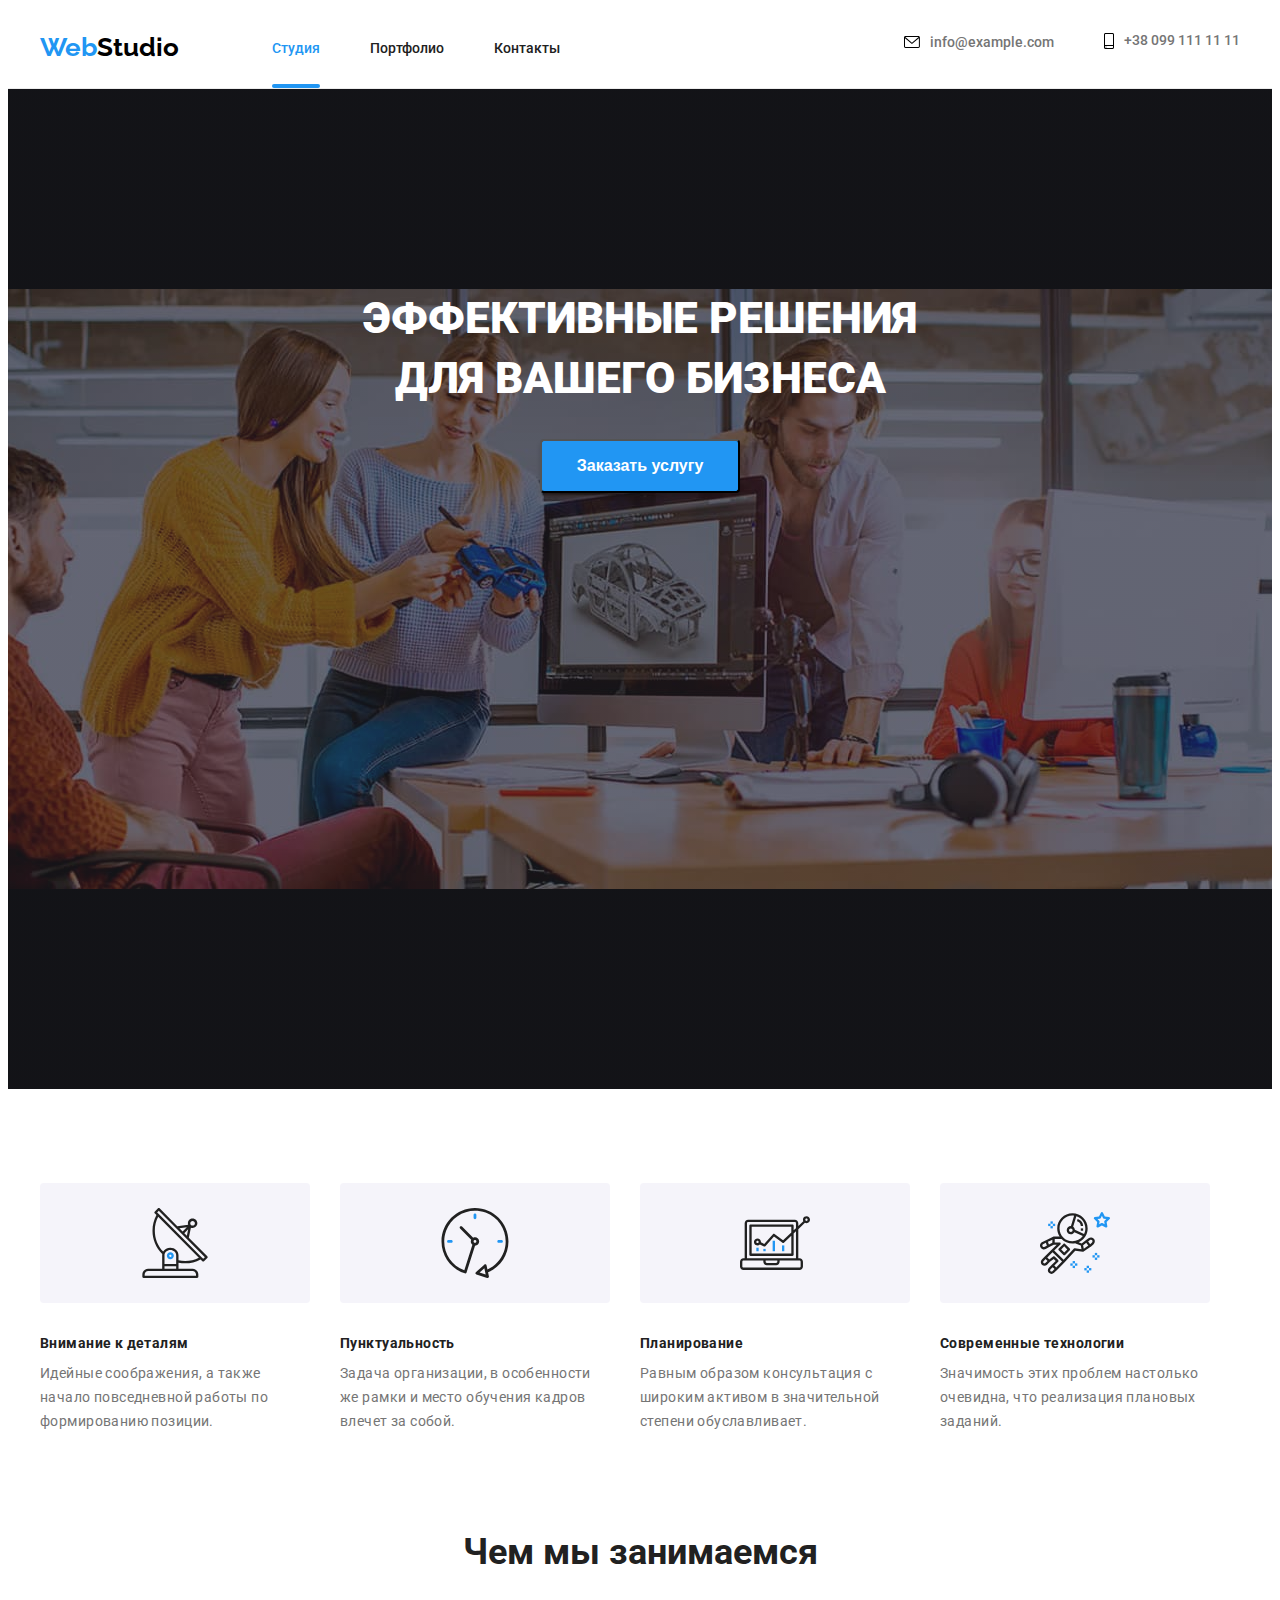
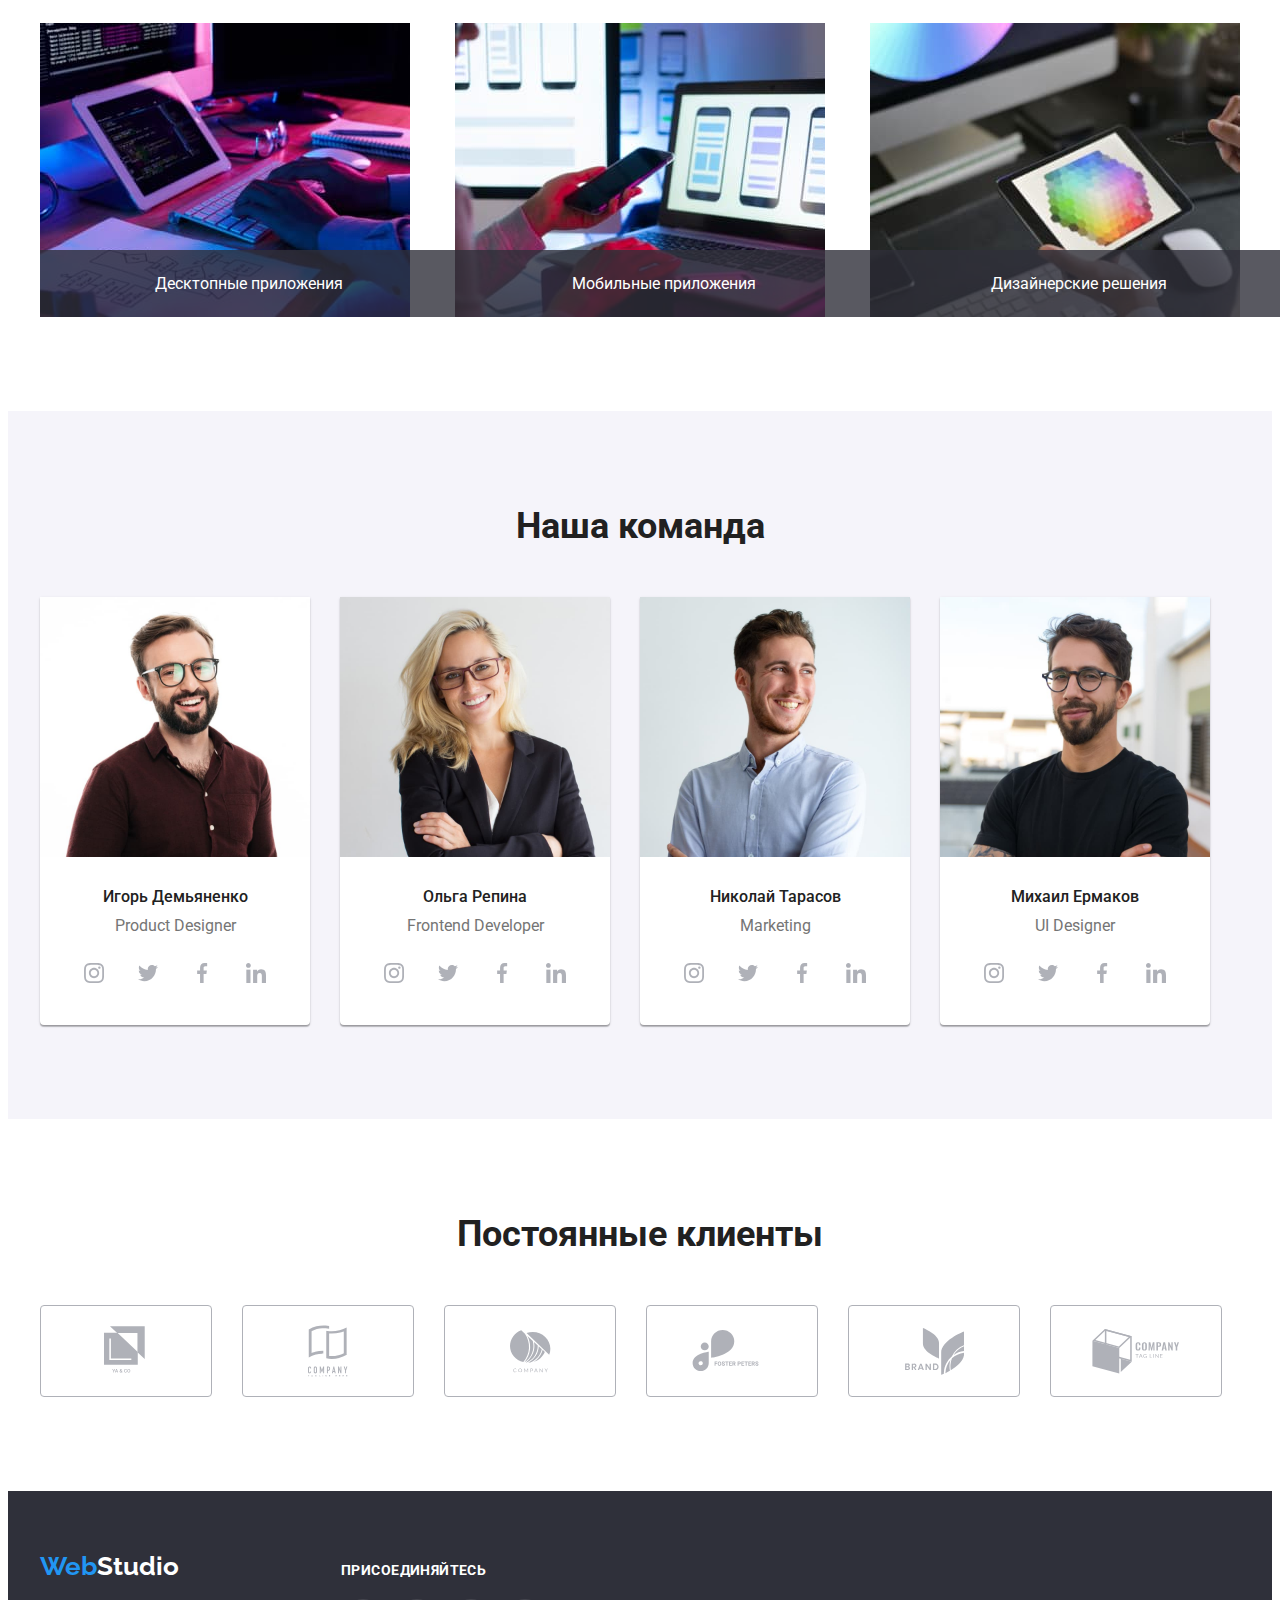
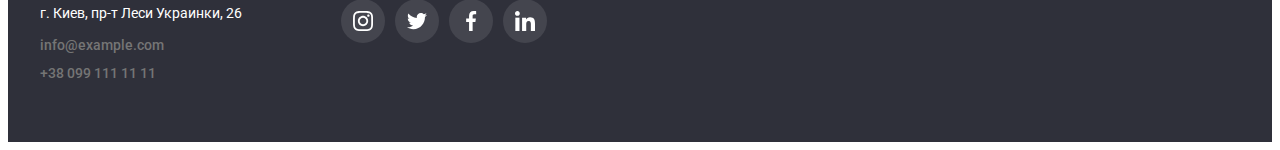
<file: index.html>
<!DOCTYPE html>
<html lang="ru">
  <head>
    <meta charset="UTF-8" />
    <meta name="viewport" content="width=device-width, initial-scale=1.0" />
    <title>Студия</title>
    <link rel="preconnect" href="https://fonts.gstatic.com" />
    <link
      href="https://fonts.googleapis.com/css2?family=Raleway:wght@700&family=Roboto:wght@400;500;700;900&display=swap"
      rel="stylesheet"
    />
    <link
      rel="stylesheet"
      href="https://cdnjs.cloudflare.com/ajax/libs/modern-normalize/1.0.0/modern-normalize.css"
      integrity="sha512-Zx6MlUMKSVJoQ+83OwhdILe8cSEsCzfqThJd7J/VA2UrK6Ctj85p+xzqfyuNXE5B1k25uUdmJ2OzItbBy9GHAQ=="
      crossorigin="anonymous"
    />
    <link rel="stylesheet" href="./css/style.css" />
  </head>
  <body class="page">
    <!--header-->
    <header class="header">
      <div class="container">
        <nav class="site-nav">
          <a href="index.html" class="logo"><span>Web</span>Studio</a>
          <ul class="site-nav-list">
            <li class="site-nav-link">
              <a href="./index.html" class="studio menu-link current">Студия</a>
            </li>
            <li class="site-nav-link">
              <a href="portfolio.html" class="portfolio-link menu-link"
                >Портфолио</a
              >
            </li>
            <li class="site-nav-link">
              <a href="" class="contacts-link menu-link">Контакты</a>
            </li>
          </ul>
        </nav>
        <ul class="addres-list">
          <li class="addres-list-item">
            <a class="mail" href="mailto:info@example.com">
              <svg class="header-icon envelope" width="16px" height="12px">
                <use href="./images/sprite.svg#icon-envelope"></use>
              </svg>
              info@example.com</a
            >
          </li>
          <li class="addres-list-item">
            <a class="tel" href="tel:+380991111111">
              <svg class="header-icon tel" width="10px" height="16px">
                <use href="./images/sprite.svg#icon-smartphone"></use></svg
              >+38 099 111 11 11</a
            >
          </li>
        </ul>
      </div>
    </header>

    <!--main-->
    <main>
      <!--hero-->
      <section class="hero">
        <div class="container">
          <h1 class="hero-title">
            Эффективные решения<br />
            для вашего бизнеса
          </h1>
          <button type="button" class="button hero-btn" data-modal-open>
            Заказать услугу
          </button>
        </div>
      </section>

      <!--what we do-->
      <section class="feature-section-top">
        <div class="container">
          <ul class="feature-list">
            <li class="feature-list-item icon-antena">
              <b class="feature">Внимание к деталям</b>
              <p class="feature-text">
                Идейные соображения, а также начало повседневной работы по
                формированию позиции.
              </p>
            </li>
            <li class="feature-list-item icon-clock">
              <b class="feature">Пунктуальность</b>
              <p class="feature-text">
                Задача организации, в особенности же рамки и место обучения
                кадров влечет за собой.
              </p>
            </li>
            <li class="feature-list-item icon-diagram">
              <b class="feature">Планирование</b>
              <p class="feature-text">
                Равным образом консультация с широким активом в значительной
                степени обуславливает.
              </p>
            </li>
            <li class="feature-list-item icon-astronaut">
              <b class="feature">Современные технологии</b>
              <p class="feature-text">
                Значимость этих проблем настолько очевидна, что реализация
                плановых заданий.
              </p>
            </li>
          </ul>
        </div>
      </section>

      <section class="feature-section">
        <div class="container">
          <h2 class="what-we-do">Чем мы занимаемся</h2>
          <div class="img-box">
            <div class="img-wrapper">
              <img src="./images/img1.jpg" alt="разработка сайта" width="370" />
              <p class="img-box-text">Десктопные приложения</p>
            </div>
            <div class="img-wrapper">
              <img src="./images/img2.jpg" alt="выбор оформления" width="370" />
              <p class="img-box-text">Мобильные приложения</p>
            </div>
            <div class="img-wrapper">
              <img
                src="./images/img3.jpg"
                alt="выбор цвета на планшете"
                width="370"
              />
              <p class="img-box-text">Дизайнерские решения</p>
            </div>
          </div>
        </div>
      </section>

      <!--our team-->
      <section class="our-team">
        <div class="container">
          <h2 class="our-team-title">Наша команда</h2>
          <ul class="our-team-list">
            <li class="list-item">
              <div class="card">
                <img
                  src="./images/Igor.jpg"
                  alt="Игорь Демьяненко"
                  width="270"
                />
                <h3 class="member-name">Игорь Демьяненко</h3>
                <p class="member-job">Product Designer</p>
                <ul class="social-list">
                  <li class="social-list-item">
                    <a class="social-list-link" href="">
                      <svg class="social-link-icon">
                        <use href="./images/sprite.svg#icon-instagram"></use>
                      </svg>
                    </a>
                  </li>
                  <li class="social-list-item">
                    <a class="social-list-link" href="">
                      <svg class="social-link-icon">
                        <use href="./images/sprite.svg#icon-twitter"></use>
                      </svg>
                    </a>
                  </li>
                  <li class="social-list-item">
                    <a class="social-list-link" href=""
                      ><svg class="social-link-icon">
                        <use href="./images/sprite.svg#icon-facebook"></use>
                      </svg>
                    </a>
                  </li>
                  <li class="social-list-item">
                    <a class="social-list-link" href="">
                      <svg class="social-link-icon">
                        <use href="./images/sprite.svg#icon-linkedin"></use>
                      </svg>
                    </a>
                  </li>
                </ul>
              </div>
            </li>

            <li class="list-item">
              <div class="card">
                <img src="./images/Olga.jpg" alt="Ольга Репина" width="270" />
                <h3 class="member-name">Ольга Репина</h3>
                <p class="member-job">Frontend Developer</p>
                <ul class="social-list">
                  <li class="social-list-item">
                    <a class="social-list-link" href="">
                      <svg class="social-link-icon">
                        <use href="./images/sprite.svg#icon-instagram"></use>
                      </svg>
                    </a>
                  </li>
                  <li class="social-list-item">
                    <a class="social-list-link" href="">
                      <svg class="social-link-icon">
                        <use href="./images/sprite.svg#icon-twitter"></use>
                      </svg>
                    </a>
                  </li>
                  <li class="social-list-item">
                    <a class="social-list-link" href=""
                      ><svg class="social-link-icon">
                        <use href="./images/sprite.svg#icon-facebook"></use>
                      </svg>
                    </a>
                  </li>
                  <li class="social-list-item">
                    <a class="social-list-link" href="">
                      <svg class="social-link-icon">
                        <use href="./images/sprite.svg#icon-linkedin"></use>
                      </svg>
                    </a>
                  </li>
                </ul>
              </div>
            </li>

            <li class="list-item">
              <div class="card">
                <img
                  src="./images/Nikolai.jpg"
                  alt="Николай Тарасов"
                  width="270"
                />
                <h3 class="member-name">Николай Тарасов</h3>
                <p class="member-job">Marketing</p>
                <ul class="social-list">
                  <li class="social-list-item">
                    <a class="social-list-link" href="">
                      <svg class="social-link-icon">
                        <use href="./images/sprite.svg#icon-instagram"></use>
                      </svg>
                    </a>
                  </li>
                  <li class="social-list-item">
                    <a class="social-list-link" href="">
                      <svg class="social-link-icon">
                        <use href="./images/sprite.svg#icon-twitter"></use>
                      </svg>
                    </a>
                  </li>
                  <li class="social-list-item">
                    <a class="social-list-link" href=""
                      ><svg class="social-link-icon">
                        <use href="./images/sprite.svg#icon-facebook"></use>
                      </svg>
                    </a>
                  </li>
                  <li class="social-list-item">
                    <a class="social-list-link" href="">
                      <svg class="social-link-icon">
                        <use href="./images/sprite.svg#icon-linkedin"></use>
                      </svg>
                    </a>
                  </li>
                </ul>
              </div>
            </li>
            <li class="list-item">
              <div class="card">
                <img
                  src="./images/Mikhail.jpg"
                  alt="Михаил Ермаков"
                  width="270"
                />
                <h3 class="member-name">Михаил Ермаков</h3>
                <p class="member-job">UI Designer</p>
                <ul class="social-list">
                  <li class="social-list-item">
                    <a class="social-list-link" href="">
                      <svg class="social-link-icon">
                        <use href="./images/sprite.svg#icon-instagram"></use>
                      </svg>
                    </a>
                  </li>
                  <li class="social-list-item">
                    <a class="social-list-link" href="">
                      <svg class="social-link-icon">
                        <use href="./images/sprite.svg#icon-twitter"></use>
                      </svg>
                    </a>
                  </li>
                  <li class="social-list-item">
                    <a class="social-list-link" href=""
                      ><svg class="social-link-icon">
                        <use href="./images/sprite.svg#icon-facebook"></use>
                      </svg>
                    </a>
                  </li>
                  <li class="social-list-item">
                    <a class="social-list-link" href="">
                      <svg class="social-link-icon">
                        <use href="./images/sprite.svg#icon-linkedin"></use>
                      </svg>
                    </a>
                  </li>
                </ul>
              </div>
            </li>
          </ul>
        </div>
      </section>

      <!-- our clients -->
      <section class="our-clients">
        <div class="container">
          <h2 class="our-clients-title">Постоянные клиенты</h2>
          <ul class="our-clients-list">
            <li class="our-clients-item">
              <a class="our-clients-link" href="">
                <svg class="our-client-icon logo1" width="45" height="50">
                  <use href="./images/sprite.svg#icon-logo-1"></use>
                </svg>
              </a>
            </li>
            <li class="our-clients-item">
              <a class="our-clients-link" href="">
                <svg class="our-client-icon logo2" width="40" height="52">
                  <use href="./images/sprite.svg#icon-logo-2"></use>
                </svg>
              </a>
            </li>
            <li class="our-clients-item">
              <a class="our-clients-link" href="">
                <svg class="our-client-icon logo3" width="41" height="43">
                  <use href="./images/sprite.svg#icon-logo-3"></use>
                </svg>
              </a>
            </li>
            <li class="our-clients-item">
              <a class="our-clients-link" href="">
                <svg class="our-client-icon logo4" width="80" height="42">
                  <use href="./images/sprite.svg#icon-logo-4"></use>
                </svg>
              </a>
            </li>
            <li class="our-clients-item">
              <a class="our-clients-link" href="">
                <svg class="our-client-icon logo5" width="59" height="47">
                  <use href="./images/sprite.svg#icon-logo-5"></use>
                </svg>
              </a>
            </li>
            <li class="our-clients-item">
              <a class="our-clients-link" href="">
                <svg class="our-client-icon logo6" width="88" height="45">
                  <use href="./images/sprite.svg#icon-logo-6"></use>
                </svg>
              </a>
            </li>
          </ul>
        </div>
      </section>
    </main>

    <!--footer-->
    <footer class="footer">
      <div class="container">
        <div class="left-side">
          <a href="index.html" class="logo"><span>Web</span>Studio</a>
          <ul class="addres-list">
            <li class="direction">г. Киев, пр-т Леси Украинки, 26</li>
            <li><a href="mailto:info@example.com">info@example.com</a></li>
            <li><a href="tel:+380991111111">+38 099 111 11 11</a></li>
          </ul>
        </div>
        <div class="right-side">
          <b class="join-us">присоединяйтесь</b>
          <ul class="social-list bottom">
            <li class="social-list-item bottom">
              <a class="social-list-link bottom" href="">
                <svg class="social-link-icon bottom">
                  <use href="./images/sprite.svg#icon-instagram"></use>
                </svg>
              </a>
            </li>
            <li class="social-list-item bottom">
              <a class="social-list-link bottom" href="">
                <svg class="social-link-icon bottom">
                  <use href="./images/sprite.svg#icon-twitter"></use>
                </svg>
              </a>
            </li>
            <li class="social-list-item bottom">
              <a class="social-list-link bottom" href=""
                ><svg class="social-link-icon bottom">
                  <use href="./images/sprite.svg#icon-facebook"></use>
                </svg>
              </a>
            </li>
            <li class="social-list-item bottom">
              <a class="social-list-link bottom" href="">
                <svg class="social-link-icon bottom">
                  <use href="./images/sprite.svg#icon-linkedin"></use>
                </svg>
              </a>
            </li>
          </ul>
        </div>
      </div>
    </footer>

    <div class="backdrop is-hidden" data-modal>
      <div class="modal">
        <button type="button" class="close-btn" data-modal-close>
          <svg class="close-icon" width="18" height="18">
            <use href="./images/sprite.svg#icon-close-black"></use>
          </svg>
        </button>
      </div>
    </div>

    <script src="./js/modal.js"></script>
  </body>
</html>
</file>
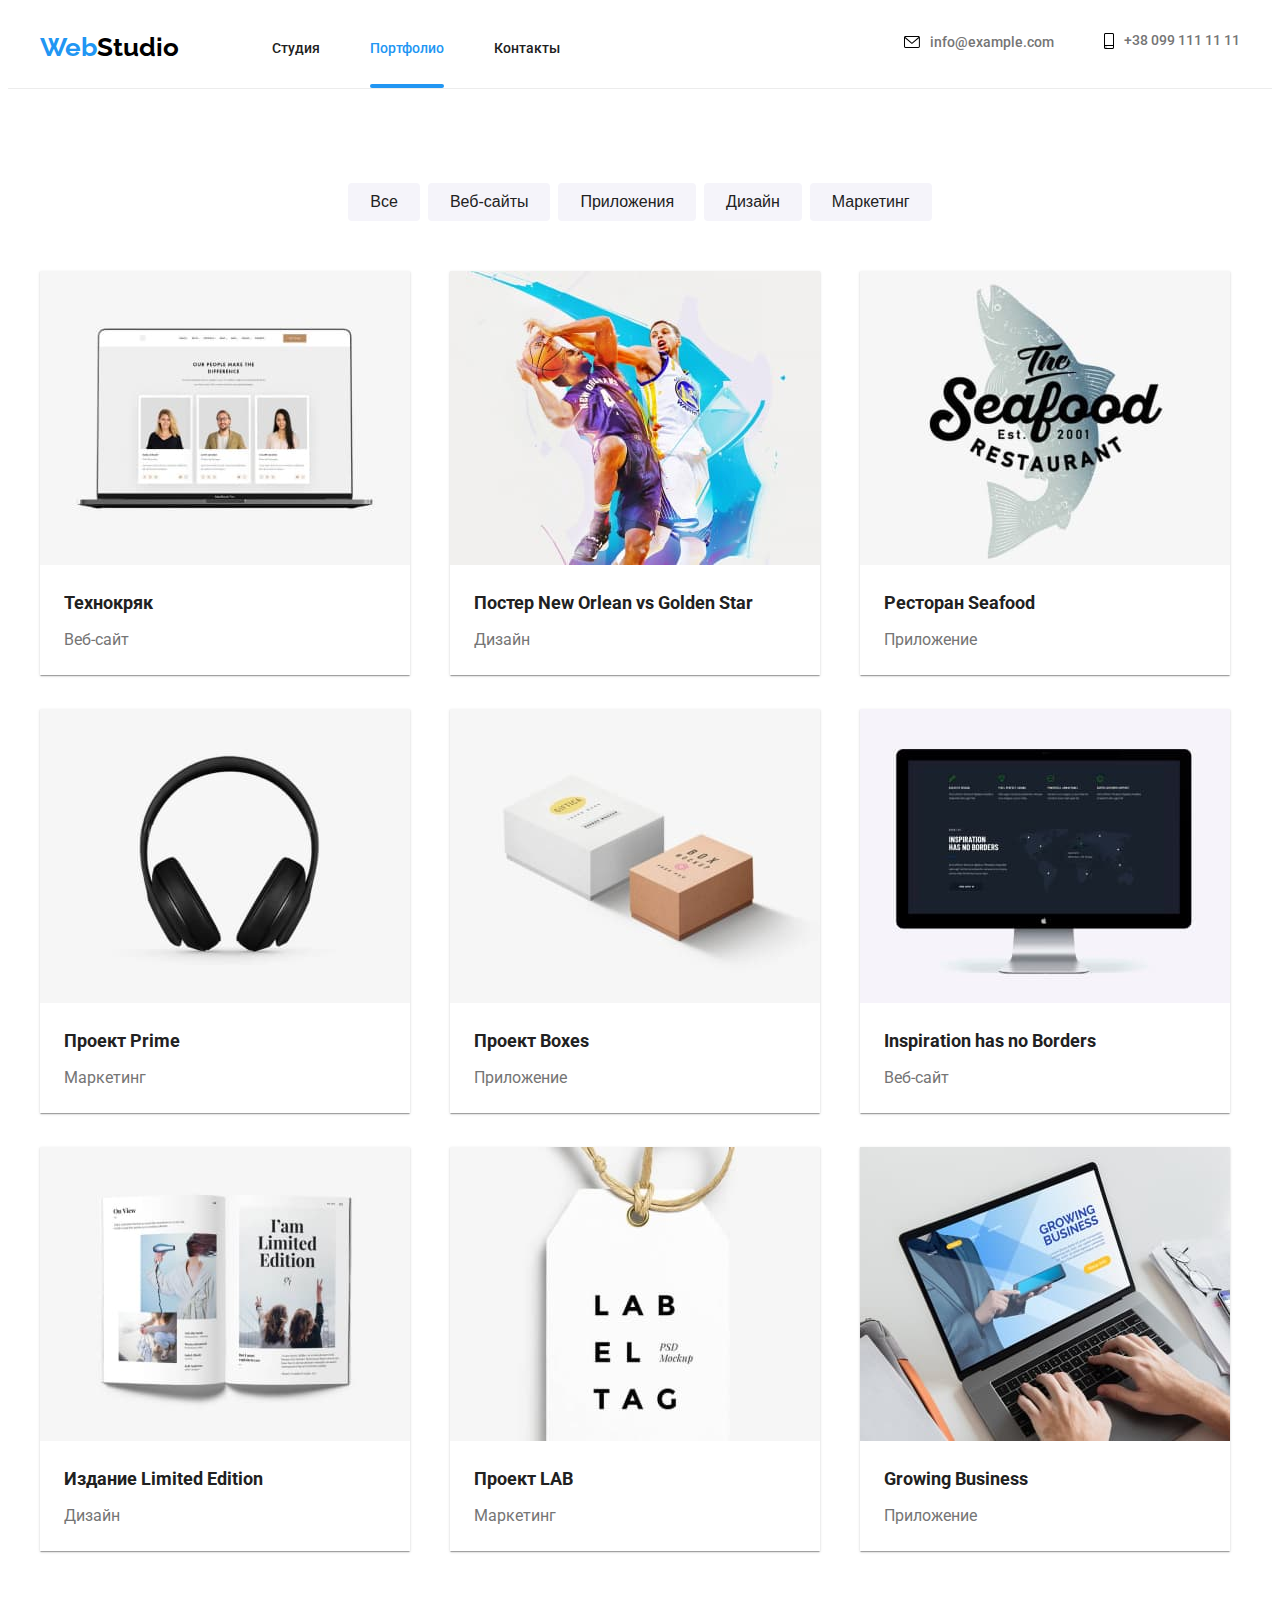
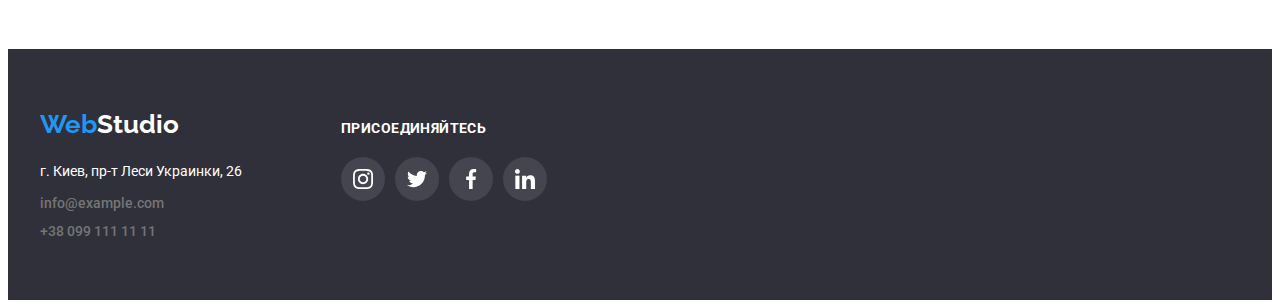
<file: portfolio.html>
<!DOCTYPE html>
<html lang="ru">
  <head>
    <meta charset="UTF-8" />
    <meta name="viewport" content="width=device-width, initial-scale=1.0" />
    <title>Портфолио</title>
    <link rel="preconnect" href="https://fonts.gstatic.com" />
    <link
      href="https://fonts.googleapis.com/css2?family=Raleway:wght@700&family=Roboto:wght@400;500;700;900&display=swap"
      rel="stylesheet"
    />
    <link
      rel="stylesheet"
      href="https://cdnjs.cloudflare.com/ajax/libs/modern-normalize/1.0.0/modern-normalize.css"
      integrity="sha512-Zx6MlUMKSVJoQ+83OwhdILe8cSEsCzfqThJd7J/VA2UrK6Ctj85p+xzqfyuNXE5B1k25uUdmJ2OzItbBy9GHAQ=="
      crossorigin="anonymous"
    />
    <link rel="stylesheet" href="./css/style.css" />
  </head>
  <body>
    <!--header-->
    <header class="header">
      <div class="container">
        <nav class="site-nav">
          <a href="index.html" class="logo"><span>Web</span>Studio</a>
          <ul class="site-nav-list">
            <li class="site-nav-link">
              <a href="./index.html" class="studio menu-link">Студия</a>
            </li>
            <li class="site-nav-link">
              <a href="portfolio.html" class="portfolio-link menu-link current"
                >Портфолио</a
              >
            </li>
            <li class="site-nav-link">
              <a href="" class="contacts-link menu-link">Контакты</a>
            </li>
          </ul>
        </nav>
        <ul class="addres-list">
          <li class="addres-list-item">
            <a class="mail" href="mailto:info@example.com">
              <svg class="header-icon envelope" width="16px" height="12px">
                <use href="./images/sprite.svg#icon-envelope"></use>
              </svg>
              info@example.com</a
            >
          </li>
          <li class="addres-list-item">
            <a class="tel" href="tel:+380991111111">
              <svg class="header-icon tel" width="10px" height="16px">
                <use href="./images/sprite.svg#icon-smartphone"></use></svg
              >+38 099 111 11 11</a
            >
          </li>
        </ul>
      </div>
    </header>

    <!-- main -->
    <main>
      <section class="portfolio">
        <div class="container">
          <h2 class="portfolio-title">Портфолио</h2>
          <ul class="parts-list">
            <li class="parts-item">
              <button type="button" class="button portfolio-btn">Все</button>
            </li>
            <li class="parts-item">
              <button type="button" class="button portfolio-btn">
                Веб-сайты
              </button>
            </li>
            <li class="parts-item">
              <button type="button" class="button portfolio-btn">
                Приложения
              </button>
            </li>
            <li class="parts-item">
              <button type="button" class="button portfolio-btn">Дизайн</button>
            </li>
            <li class="parts-item">
              <button type="button" class="button portfolio-btn">
                Маркетинг
              </button>
            </li>
          </ul>

          <ul class="projects-list">
            <li class="project-item">
              <a href="" class="project-card-link">
                <div class="project-card-img-wrapper">
                  <img
                    src="./images/project1.jpg"
                    alt=""
                    width="370"
                    height="294"
                  />
                  <p class="overlay">
                    Технокряк это современная площадка распространения
                    коронавируса. Компании используют эту платформу для
                    цифрового шпионажа и атак на защищённые сервера конкурентов.
                  </p>
                </div>

                <div class="project-content">
                  <h3 class="name-project">Технокряк</h3>
                  <p class="type-project">Веб-сайт</p>
                </div>
              </a>
            </li>

            <li class="project-item">
              <a href="" class="project-card-link">
                <div class="project-card-img-wrapper">
                  <img
                    src="./images/project2.jpg"
                    alt=""
                    width="370"
                    height="294"
                  />
                  <p class="overlay">
                    Технокряк это современная площадка распространения
                    коронавируса. Компании используют эту платформу для
                    цифрового шпионажа и атак на защищённые сервера конкурентов.
                  </p>
                </div>
                <div class="project-content">
                  <h3 class="name-project">Постер New Orlean vs Golden Star</h3>
                  <p class="type-project">Дизайн</p>
                </div>
              </a>
            </li>

            <li class="project-item">
              <a href="" class="project-card-link">
                <div class="project-card-img-wrapper">
                  <img
                    src="./images/project3.jpg"
                    alt=""
                    width="370"
                    height="294"
                  />
                  <p class="overlay">
                    Технокряк это современная площадка распространения
                    коронавируса. Компании используют эту платформу для
                    цифрового шпионажа и атак на защищённые сервера конкурентов.
                  </p>
                </div>
                <div class="project-content">
                  <h3 class="name-project">Ресторан Seafood</h3>
                  <p class="type-project">Приложение</p>
                </div>
              </a>
            </li>

            <li class="project-item">
              <a href="" class="project-card-link">
                <div class="project-card-img-wrapper">
                  <img
                    src="./images/project4.jpg"
                    alt=""
                    width="370"
                    height="294"
                  />
                  <p class="overlay">
                    Технокряк это современная площадка распространения
                    коронавируса. Компании используют эту платформу для
                    цифрового шпионажа и атак на защищённые сервера конкурентов.
                  </p>
                </div>

                <div class="project-content">
                  <h3 class="name-project">Проект Prime</h3>
                  <p class="type-project">Маркетинг</p>
                </div>
              </a>
            </li>

            <li class="project-item">
              <a href="" class="project-card-link">
                <div class="project-card-img-wrapper">
                  <img
                    src="./images/project5.jpg"
                    alt=""
                    width="370"
                    height="294"
                  />
                  <p class="overlay">
                    Технокряк это современная площадка распространения
                    коронавируса. Компании используют эту платформу для
                    цифрового шпионажа и атак на защищённые сервера конкурентов.
                  </p>
                </div>
                <div class="project-content">
                  <h3 class="name-project">Проект Boxes</h3>
                  <p class="type-project">Приложение</p>
                </div>
              </a>
            </li>

            <li class="project-item">
              <a href="" class="project-card-link">
                <div class="project-card-img-wrapper">
                  <img
                    src="./images/project6.jpg"
                    alt=""
                    width="370"
                    height="294"
                  />
                  <p class="overlay">
                    Технокряк это современная площадка распространения
                    коронавируса. Компании используют эту платформу для
                    цифрового шпионажа и атак на защищённые сервера конкурентов.
                  </p>
                </div>
                <div class="project-content">
                  <h3 class="name-project">Inspiration has no Borders</h3>
                  <p class="type-project">Веб-сайт</p>
                </div>
              </a>
            </li>

            <li class="project-item">
              <a href="" class="project-card-link">
                <div class="project-card-img-wrapper">
                  <img
                    src="./images/project7.jpg"
                    alt=""
                    width="370"
                    height="294"
                  />
                  <p class="overlay">
                    Технокряк это современная площадка распространения
                    коронавируса. Компании используют эту платформу для
                    цифрового шпионажа и атак на защищённые сервера конкурентов.
                  </p>
                </div>
                <div class="project-content">
                  <h3 class="name-project">Издание Limited Edition</h3>
                  <p class="type-project">Дизайн</p>
                </div>
              </a>
            </li>

            <li class="project-item">
              <a href="" class="project-card-link">
                <div class="project-card-img-wrapper">
                  <img
                    src="./images/project8.jpg"
                    alt=""
                    width="370"
                    height="294"
                  />
                  <p class="overlay">
                    Технокряк это современная площадка распространения
                    коронавируса. Компании используют эту платформу для
                    цифрового шпионажа и атак на защищённые сервера конкурентов.
                  </p>
                </div>
                <div class="project-content">
                  <h3 class="name-project">Проект LAB</h3>
                  <p class="type-project">Маркетинг</p>
                </div>
              </a>
            </li>

            <li class="project-item">
              <a href="" class="project-card-link">
                <div class="project-card-img-wrapper">
                  <img
                    src="./images/project9.jpg"
                    alt=""
                    width="370"
                    height="294"
                  />
                  <p class="overlay">
                    Технокряк это современная площадка распространения
                    коронавируса. Компании используют эту платформу для
                    цифрового шпионажа и атак на защищённые сервера конкурентов.
                  </p>
                </div>
                <div class="project-content">
                  <h3 class="name-project">Growing Business</h3>
                  <p class="type-project">Приложение</p>
                </div>
              </a>
            </li>
          </ul>
        </div>
      </section>
    </main>
    <!--footer-->
    <footer class="footer">
      <div class="container">
        <div class="left-side">
          <a href="index.html" class="logo"><span>Web</span>Studio</a>
          <ul class="addres-list">
            <li class="direction">г. Киев, пр-т Леси Украинки, 26</li>
            <li><a href="mailto:info@example.com">info@example.com</a></li>
            <li><a href="tel:+380991111111">+38 099 111 11 11</a></li>
          </ul>
        </div>
        <div class="right-side">
          <b class="join-us">присоединяйтесь</b>
          <ul class="social-list bottom">
            <li class="social-list-item bottom">
              <a class="social-list-link bottom" href="">
                <svg class="social-link-icon bottom">
                  <use href="./images/sprite.svg#icon-instagram"></use>
                </svg>
              </a>
            </li>
            <li class="social-list-item bottom">
              <a class="social-list-link bottom" href="">
                <svg class="social-link-icon bottom">
                  <use href="./images/sprite.svg#icon-twitter"></use>
                </svg>
              </a>
            </li>
            <li class="social-list-item bottom">
              <a class="social-list-link bottom" href=""
                ><svg class="social-link-icon bottom">
                  <use href="./images/sprite.svg#icon-facebook"></use>
                </svg>
              </a>
            </li>
            <li class="social-list-item bottom">
              <a class="social-list-link bottom" href="">
                <svg class="social-link-icon bottom">
                  <use href="./images/sprite.svg#icon-linkedin"></use>
                </svg>
              </a>
            </li>
          </ul>
        </div>
      </div>
    </footer>
  </body>
</html>
</file>
<file: css/style.css>
:root {
  --primary-text-color: #757575;
  --title-text-color: #212121;
  --accent-color: #2196f3;
  --white-color: #ffffff;
  --projects-list-gap: 30px;
}

ul,
ol {
  list-style: none;
  margin: 0;
  padding: 0;
}

a {
  text-decoration: none;
}
h1,
h2,
h3,
h4,
h5,
h6,
p {
  margin: 0;
  padding: 0;
}
img {
  display: block;
  max-width: 100%;
}
body {
  background-color: var(--white-color);
  color: var(--primary-text-color);
  font-family: 'Roboto';
}

.container {
  width: 1200px;
  padding: 0 15px;
  margin: 0 auto;
}
/* ===========COMPONENTS=============  */

/* =====HEADER====== */

.header {
  display: flex;
  align-items: center;
  padding-top: 24px;
  padding-bottom: 25px;
  border-bottom: 1px solid #ececec;
}
.site-nav {
  display: flex;
  align-items: center;
}
.header .container {
  display: flex;
  align-items: center;
}
.header .logo {
  margin-right: 93px;
}
.site-nav-list {
  display: flex;
}
.site-nav-link:not(:last-child) {
  margin-right: 50px;
}

.header .addres-list {
  display: flex;
  margin-left: auto;
}

.addres-list-item:not(:last-child) {
  margin-right: 50px;
}

.header .logo {
  color: #000000;
  font-family: Raleway;
  font-weight: 700;
  font-size: 26px;
  line-height: 1.19;
}

.logo > span {
  color: var(--accent-color);
}

.site-nav a {
  position: relative;
  color: var(--title-text-color);
  font-weight: 500;
  font-size: 14px;
  line-height: 1.14;

  transition-property: color;
  transition-duration: 250ms;
  transition-timing-function: cubic-bezier(0.4, 0, 0.2, 1);
}
.menu-link {
  padding: 32px 0;
}

.current.menu-link::after {
  content: '';

  position: absolute;
  left: 0;
  bottom: 0;

  display: block;
  width: 100%;
  height: 4px;
  background-color: var(--accent-color);
  border-radius: 2px;
  transition: opacity 250ms cubic-bezier(0.4, 0, 0.2, 1);
}

.menu-link:hover,
.menu-link:focus {
  color: var(--accent-color);
}
.site-nav .current {
  color: var(--accent-color);
}
.addres-list a {
  color: var(--primary-text-color);
  font-weight: 500;
  font-size: 14px;
  line-height: 1.14;
  display: inline-flex;
  align-items: center;

  transition-property: color;
  transition-duration: 250ms;
  transition-timing-function: cubic-bezier(0.4, 0, 0.2, 1);
}

.header-icon {
  display: inline-block;
  margin-right: 10px;

  transition: fill 250ms cubic-bezier(0.4, 0, 0.2, 1);
}
.mail:hover,
.mail:focus,
.tel:hover,
.tel:focus {
  outline: none;
  fill: var(--accent-color);
  color: var(--accent-color);
}

.hero {
  max-width: 1600px;
  min-height: 600px;
  padding: 200px 0;
  margin-left: auto;
  margin-right: auto;
  background-image: linear-gradient(
      to right,
      rgba(47, 48, 58, 0.4),
      rgba(47, 48, 58, 0.4)
    ),
    url('../images/bg-img-hero.jpg');
  background-color: #000000;
  background-repeat: no-repeat;
  background-position: center;
}
.hero h1 {
  color: var(--white-color);
  font-weight: 900;
  font-size: 44px;
  line-height: 1.36;
  margin-bottom: 30px;
  text-align: center;
  text-transform: uppercase;
}

.feature-section {
  padding: 94px 0;
}
.feature-section-top {
  padding-top: 94px;
}
.feature {
  width: 270px;
  min-height: 16px;
  color: var(--title-text-color);
  font-weight: 700;
  font-size: 14px;
  line-height: 1.14;
  letter-spacing: 0.03em;
}
.feature-text {
  width: 270px;
  min-height: 75px;
  font-size: 14px;
  line-height: 1.71;
  letter-spacing: 0.03em;
  margin-top: 10px;
}
.feature-list {
  display: flex;
}
.feature-list-item:not(:last-child) {
  margin-right: 30px;
}
.feature-list-item::before {
  display: block;
  content: '';
  width: 270px;
  height: 120px;
  background-color: #f5f4fa;
  border-radius: 4px;
  margin-bottom: 30px;
  background-position: center;
  background-repeat: no-repeat;
}

.feature-list-item.icon-antena::before {
  background-image: url(../images/antenna.svg);
  background-size: 70px;
}
.feature-list-item.icon-clock::before {
  background-image: url(../images/clock.svg);
  background-size: 70px;
}
.feature-list-item.icon-diagram::before {
  background-image: url(../images/diagram.svg);
  background-size: 70px;
}
.feature-list-item.icon-astronaut::before {
  background-image: url(../images/astronaut.svg);
  background-size: 70px;
}
.card .social-list {
  padding: 0 32px;
  display: flex;
  justify-content: space-between;
}

.social-list-link {
  display: flex;
  justify-content: center;
  align-items: center;
  width: 44px;
  height: 44px;
  border-radius: 50%;

  transition-property: background-color;
  transition-duration: 250ms;
  transition-timing-function: cubic-bezier(0.4, 0, 0.2, 1);
}
.social-link-icon {
  fill: #afb1b8;
  width: 20px;
  height: 20px;

  transition-property: fill;
  transition-duration: 250ms;
  transition-timing-function: cubic-bezier(0.4, 0, 0.2, 1);
}
.social-link-icon:not(:last-child) {
  margin-right: 10px;
}
.social-list-link:hover .social-link-icon,
.social-list-link:focus .social-link-icon {
  fill: var(--white-color);
}
.social-list-link:hover,
.social-list-link:focus {
  background-color: var(--accent-color);
}
.what-we-do {
  color: var(--title-text-color);
  font-weight: 700;
  font-size: 36px;
  line-height: 1.17;
  margin-bottom: 50px;
  min-width: 376px;
  text-align: center;
}
.img-box {
  display: flex;
  justify-content: space-between;
}

/* ==========OUR TEAM============== */
.our-team {
  padding: 94px 0;
  background-color: #f5f4fa;
}
.our-team-title {
  color: var(--title-text-color);
  font-weight: 700;
  font-size: 36px;
  line-height: 1.17;
  text-align: center;
  margin-bottom: 50px;
}
.our-team-list {
  display: flex;
}
.member-name {
  margin-top: 30px;
  text-align: center;
  color: var(--title-text-color);
  font-weight: 500;
  font-size: 16px;
  line-height: 1.19;
}
.member-job {
  margin-top: 10px;
  margin-bottom: 16px;
  text-align: center;
  font-weight: 400;
  font-size: 16px;
  line-height: 1.19;
}
.list-item:not(:last-child) {
  margin-right: 30px;
}

/* ======FOOTER======== */
.footer .logo {
  color: var(--white-color);
  font-family: Raleway;
  font-weight: 700;
  font-size: 26px;
  line-height: 1.19;
}
.direction {
  color: var(--white-color);
  font-weight: 400;
  font-size: 14px;
  line-height: 1.71;
}

.footer {
  background-color: #2f303a;
  padding: 60px 0;
}
.footer .addres-list {
  margin-top: 20px;
  width: 231px;
}
.addres-list li:not(:last-child) {
  margin-bottom: 9px;
}

/* =======portfolio name project========= */
.portfolio {
  padding: 94px 0;
}
.portfolio-title {
  display: none;
}

.name-project {
  color: var(--title-text-color);
  font-weight: 700;
  font-size: 18px;
  line-height: 2;
}
.type-project {
  margin-top: 4px;
  font-weight: 400;
  font-size: 16px;
  line-height: 1.88;
  color: var(--primary-text-color);
}
.parts-list {
  display: flex;
  justify-content: center;
  margin-bottom: 50px;
}
.parts-item:not(:last-child) {
  margin-right: 8px;
}

.projects-list {
  display: flex;
  flex-wrap: wrap;

  margin-top: calc(-1 * var(--projects-list-gap));
  margin-left: calc(-1 * var(--projects-list-gap));
}
.projects-list > .project-item {
  flex-basis: calc(100% / 3 - 30px);

  margin-top: var(--projects-list-gap);
  margin-left: var(--projects-list-gap);

  transition-property: box-shadow;
  transition-duration: 250ms;
  transition-timing-function: cubic-bezier(0.4, 0, 0.2, 1);
}

/* =================BUTTON=========== */

.hero .hero-btn {
  min-width: 200px;
  box-shadow: 0px 4px 4px rgba(0, 0, 0, 0.15);
  border-radius: 4px;
  background-color: var(--accent-color);
  color: var(--white-color);
  font-weight: 700;
  font-size: 16px;
  line-height: 1.88;
  cursor: pointer;
  padding: 10px 32px;
  display: block;
  margin: 0 auto;
}

.parts-list .portfolio-btn {
  border-radius: 4px;
  background-color: #f5f4fa;
  color: var(--title-text-color);
  font-weight: 500;
  font-size: 16px;
  line-height: 1.63;
  cursor: pointer;
  padding: 6px 22px;
  border: 0;
}
.button {
  transition: background-color 250ms cubic-bezier(0.4, 0, 0.2, 1),
    color 250ms cubic-bezier(0.4, 0, 0.2, 1);
}
.button:hover,
.button:focus {
  background-color: var(--accent-color);
  color: var(--white-color);
}

.card {
  margin-left: auto;
  margin-right: auto;
  padding-bottom: 30px;
  background-color: #ffffff;
  box-shadow: 0px 1px 3px rgba(0, 0, 0, 0.12), 0px 1px 1px rgba(0, 0, 0, 0.14),
    0px 2px 1px rgba(0, 0, 0, 0.2);
  border-radius: 0px 0px 4px 4px;
}
.project-card-link {
  display: inline-block;
  overflow: hidden;
  margin-left: auto;
  margin-right: auto;
  background-color: #fff;
  box-shadow: 0px 2px 1px -1px rgba(0, 0, 0, 0.2),
    0px 1px 1px 0px rgba(0, 0, 0, 0.14), 0px 1px 3px 0px rgba(0, 0, 0, 0.12);
}

.project-content {
  padding: 20px 24px;
  margin-left: auto;
  margin-right: auto;

  background-color: #fff;
  box-shadow: 0px 2px 1px -1px rgba(0, 0, 0, 0.2),
    0px 1px 1px 0px rgba(0, 0, 0, 0.14), 0px 1px 3px 0px rgba(0, 0, 0, 0.12);
}

.project-card-link:hover,
.project-card-link:focus {
  outline: none;
  box-shadow: 0px 1px 1px rgba(0, 0, 0, 0.12), 0px 4px 4px rgba(0, 0, 0, 0.06),
    1px 4px 6px rgba(0, 0, 0, 0.16);
}

.join-us {
  display: block;
  font-weight: 700;
  color: var(--white-color);
  font-size: 14px;
  line-height: 1.14;
  letter-spacing: 0.03em;
  text-transform: uppercase;
  margin-bottom: 20px;
}
.footer > .container {
  display: flex;
}
.left-side {
  margin-right: 70px;
}
.right-side {
  margin-top: 12px;
}

.social-list.bottom {
  display: flex;
  justify-content: space-between;
}
.social-list-link.bottom {
  display: flex;
  justify-content: center;
  align-items: center;
  width: 44px;
  height: 44px;
  border-radius: 50%;
  background: rgba(255, 255, 255, 0.1);
}
.social-list-item.bottom:not(:last-child) {
  margin-right: 10px;
}
.social-link-icon.bottom {
  fill: var(--white-color);
  width: 20px;
  height: 20px;

  transition-property: background-color;
  transition-duration: 250ms;
  transition-timing-function: cubic-bezier(0.4, 0, 0.2, 1);
}
.social-link-icon:not(:last-child) {
  margin-right: 10px;
}
.social-list-link.bottom:hover .social-link-icon,
.social-list-link.bottom:focus .social-link-icon {
  fill: var(--white-color);
}
.social-list-link.bottom:hover,
.social-list-link.bottom:focus {
  background-color: var(--accent-color);
}
/* ========================== */
.our-clients {
  padding: 94px 0;
}
.our-client-icon {
  fill: #afb1b8;
}
.our-clients-title {
  text-align: center;
  color: var(--title-text-color);
  font-weight: 700;
  font-size: 36px;
  line-height: 1.17;
  margin-bottom: 50px;
}
.our-clients-item:not(:last-child) {
  margin-right: 30px;
}
.our-clients-list {
  display: flex;
}
.our-clients-link {
  display: flex;
  justify-content: center;
  align-items: center;
  width: 170px;
  height: 90px;
  border: 1px solid #afb1b8;
  border-radius: 4px;
}

.our-clients-link:hover,
.our-clients-link:focus {
  border: 1px solid var(--accent-color);
  outline: none;
}

.our-clients-link:hover .our-client-icon,
.our-clients-link:focus .our-client-icon {
  fill: var(--accent-color);
}
/* ===============overlay=============== */
.project-card-img-wrapper {
  position: relative;
  overflow: hidden;
}
.overlay {
  background-color: rgba(33, 150, 243, 0.9);
  font-weight: 400;
  font-size: 18px;
  line-height: 1.55;
  letter-spacing: 0.03em;
  color: var(--white-color);
  padding: 63px 24px;
  position: absolute;
  top: 0;
  left: 0;
  width: 100%;
  height: 100%;

  transition: transform 250ms cubic-bezier(0.4, 0, 0.2, 1);

  transform: translateY(100%);
  /* opacity: 0;
  visibility: hidden;
  pointer-events: none; */
}
.project-card-link {
  text-decoration: none;
}
.project-card-link:hover .overlay,
.project-card-link:focus .overlay {
  transform: translateY(0%);
  outline: none;
  box-shadow: 0px 1px 1px rgba(0, 0, 0, 0.12), 0px 4px 4px rgba(0, 0, 0, 0.06),
    1px 4px 6px rgba(0, 0, 0, 0.16);
  /* opacity: 1;
  visibility: visible;
  pointer-events: auto; */
}
.img-wrapper {
  position: relative;
}
.img-box-text {
  position: absolute;
  width: 100%;
  padding: 24px;
  bottom: 0%;
  left: 0%;
  background-color: rgba(47, 48, 58, 0.8);
  color: var(--white-color);
  text-align: center;
}

/* ================== backdrop =============== */
.backdrop {
  position: fixed;
  left: 0;
  top: 0;
  width: 100%;
  height: 100%;
  background-color: rgba(0, 0, 0, 0.2);

  transition: all 250ms cubic-bezier(0.4, 0, 0.2, 1);
}
.is-hidden {
  opacity: 0;
  visibility: hidden;
  pointer-events: none;
}
.backdrop.is-hidden {
  transition: all 250ms cubic-bezier(0.4, 0, 0.2, 1) 250ms;
}

.backdrop.is-hidden .modal {
  transform: translate(-50%, -50%) scale(0);
  transition: transform 250ms cubic-bezier(0.4, 0, 0.2, 1) 0;
}
.modal {
  width: 528px;
  min-height: 581px;
  position: absolute;

  top: 50%;
  left: 50%;
  transform: translate(-50%, -50%) scale(1);
  box-shadow: 0px 1px 3px rgba(0, 0, 0, 0.12), 0px 1px 1px rgba(0, 0, 0, 0.14),
    0px 2px 1px rgba(0, 0, 0, 0.2);
  border-radius: 4px;
  background-color: var(--white-color);

  transition: transform 250ms cubic-bezier(0.4, 0, 0.2, 1) 250ms;
}

.close-btn {
  position: absolute;
  top: 8px;
  right: 8px;
  width: 30px;
  height: 30px;
  padding: 6px;
  border: 1px solid rgba(0, 0, 0, 0.1);
  border-radius: 50%;
  outline: none;
  background-color: var(--white-color);
  cursor: pointer;
}
</file>
